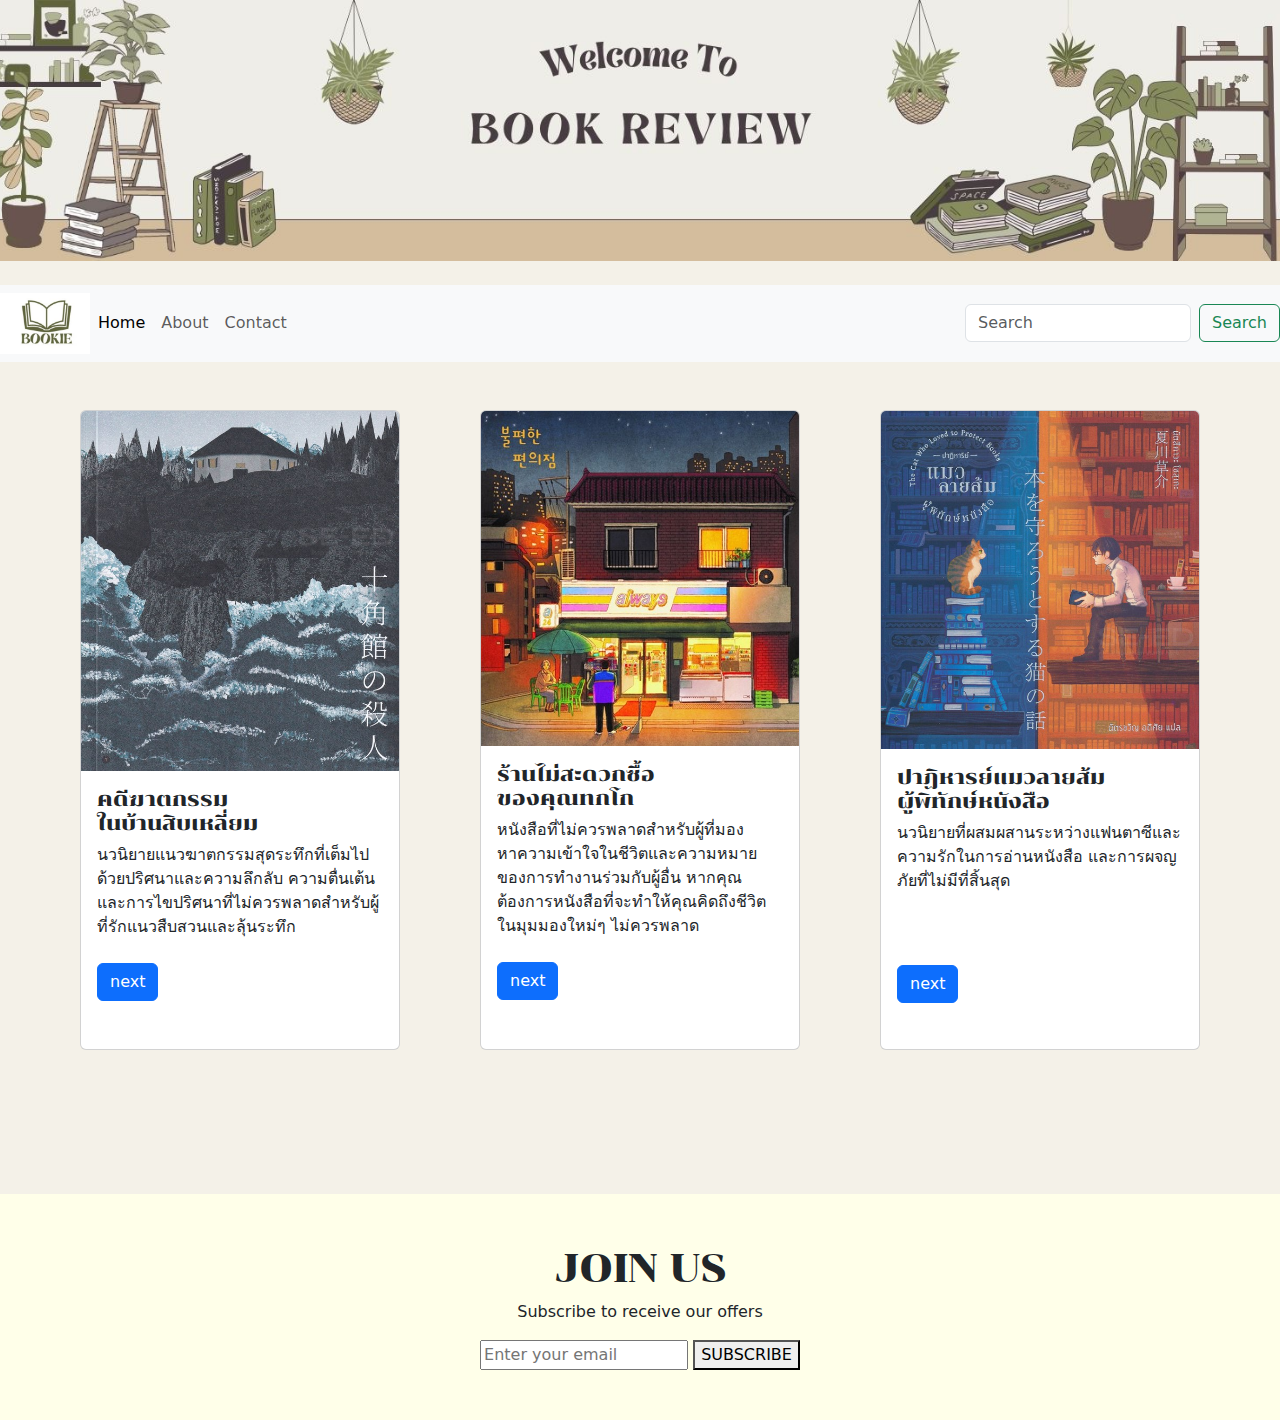
<file: index.html>
<!doctype html>
<html lang="en">
  <head>
    <meta charset="utf-8">
    <meta name="viewport" content="width=device-width, initial-scale=1">
    <title>Recommended BOOKS</title>
    <meta name="keywords" content="นิยายแปล นิยายสืบสวน เรื่องลึกลับ คดีฆาตกรรม นิยายสร้างสรรค์ ความสัมพันธ์ ชีวิตประจำวัน นิยายแฟนตาซี การผจญภัย">
    <meta name="description" content="สัมผัสกับโลกของนิยายที่หลากหลาย! พบกับ "คดีฆาตกรรมบ้านสิบเหลี่ยม" นิยายสืบสวนที่เต็มไปด้วยความลึกลับและการค้นหาความจริง "ร้านไม่สะดวซื้อของคุณทกโก" เรื่องราวที่สะท้อนชีวิตประจำวันและความสัมพันธ์ในสังคม และ "ปาฏิหารย์แมวลายส้ม ผู้พิทักษ์หนังสือ" ที่จะพาคุณไปสู่การผจญภัยในโลกแฟนตาซีกับแมวที่มีพลังพิเศษ เลือกอ่านนิยายที่เหมาะกับคุณและสัมผัสประสบการณ์การอ่านที่ไม่เหมือนใครได้ที่นี่!"> 
    
    <style>
      @import url('https://fonts.googleapis.com/css2?family=Chonburi&display=swap');
    </style>

    <link href="https://cdn.jsdelivr.net/npm/bootstrap@5.3.3/dist/css/bootstrap.min.css" rel="stylesheet" integrity="sha384-QWTKZyjpPEjISv5WaRU9OFeRpok6YctnYmDr5pNlyT2bRjXh0JMhjY6hW+ALEwIH" crossorigin="anonymous">
  
    <link rel="stylesheet" href="css/style.css">

</head>
<body>
  
  
   
<div class="container-fluid">

      <!-- header -->

        <div class="row">
          <div class="text-align:center p-0">
            <img src="images/banner.jpg" alt="" class="banner">
          </div>
        </div>


        <br>
        

        <!-- nav bar -->
        <nav class="navbar navbar-expand-lg bg-body-tertiary ">
            <div class="container-fluid p-0">
              <div class="logo">
                <img src="images/Book Shop (1).jpg" width="90"  alt="">
              </div>
              <button class="navbar-toggler" type="button" data-bs-toggle="collapse" data-bs-target="#navbarSupportedContent" aria-controls="navbarSupportedContent" aria-expanded="false" aria-label="Toggle navigation">
                <span class="navbar-toggler-icon"></span>
              </button>

              
              
              <div class="collapse navbar-collapse" id="navbarSupportedContent">
                <ul class="navbar-nav me-auto mb-2 mb-lg-0">
                  
                    <li class="nav-item">
                    <a class="nav-link active" aria-current="page" href="#">Home</a>
                  </li>
                  
                  

                  <li class="nav-item"></li>
                    <a class="nav-link" href="#">About</a>
                  </li>
                  
                  <li class="nav-item"></li>
                    <a class="nav-link" href="#">Contact</a>
                  </li>
                  
                </ul>
                
                <form class="d-flex" role="search">
                  <input class="form-control me-2" type="search" placeholder="Search" aria-label="Search">
                  <button class="btn btn-outline-success" type="submit">Search</button>
                </form>
              </div>
            </div>
        </nav>
    
    <br>
    <br>



 

     <!-- แถวแรก    -->

    <div class="row">

        <div class="d-flex justify-content-evenly">

             
                <div class="card" style="width: 20rem; height: 40rem;">
                    <img src="images/บ้านนน-copy.jpg" class="card-img-top" alt="...">
                    <div class="card-body">
                        <h5 class="card-title">คดีฆาตกรรม<br> ในบ้านสิบเหลี่ยม</h5>
                        <p1>นวนิยายแนวฆาตกรรมสุดระทึกที่เต็มไปด้วยปริศนาและความลึกลับ ความตื่นเต้นและการไขปริศนาที่ไม่ควรพลาดสำหรับผู้ที่รักแนวสืบสวนและลุ้นระทึก</p1>
                        <br><br><a href="book/book.html" class="btn btn-primary">next</a>
                    
                    </div>
                </div>
                      
                    
                    
           
         


        
            
                <div class="card" style="width: 20rem; height: 40rem;">
                    <img src="images/ร้านไม่สะดวกซื้อของคุณทกโก-copy.jpg" class="card-img-top" alt="...">
                    <div class="card-body">
                        <h5 class="card-title">ร้านไม่สะดวกซื้อ<br>ของคุณทกโก</h5>
                        <p1>หนังสือที่ไม่ควรพลาดสำหรับผู้ที่มองหาความเข้าใจในชีวิตและความหมายของการทำงานร่วมกับผู้อื่น หากคุณต้องการหนังสือที่จะทำให้คุณคิดถึงชีวิตในมุมมองใหม่ๆ ไม่ควรพลาด</p1> 
                        <br><br><a href="book/book.html" class="btn btn-primary">next</a>
                    </div>
                </div>
            
    
       

            
                <div class="card" style="width: 20rem; height: 40rem;">
                    <img src="images/แมวลายส้ม_copy.jpg" class="card-img-top" alt="...">
                    <div class="card-body">
                        <h5 class="card-title">ปาฏิหารย์แมวลายส้ม<br>ผู้พิทักษ์หนังสือ</h5>
                        <p1>นวนิยายที่ผสมผสานระหว่างแฟนตาซีและความรักในการอ่านหนังสือ และการผจญภัยที่ไม่มีที่สิ้นสุด</p1> 
                        <br><br><br><br><a href="book/book.html" class="btn btn-primary">next</a>
                    </div>
                </div>
            
       </div> 
    </div>   
    
    <br>
    <br>
    <br>  
    <br>
    <br>
    <br> 

    


    <!-- footer -->
    <div class="row text-center">
  
      <div class="grid-item1">
        <h1 class="chonburi-regular">JOIN US</h1>
        <p>Subscribe to receive our offers</p>
        <div>
          <input type="email" placeholder="Enter your email">
          <button class="subscribe-button">SUBSCRIBE</button>
        </div>
      </div>

  

    </div>
  
    
      

    



    
  

    


    


            
           
        
    

      
    
    
    
    
    
    
    
    
    
    
    
    
    
    
    
    
    
    
     
    
    
    
    
    
    
    
    
    
    
    
    
    
    
    
    
    
    
    
</div>
       
       
       
       
       
       
       
       
       
       
       
       
       
       
       
       
        


        

        

















        
        
        
        
 
 
 
 
 
 
 
 
 
 
 
 
 
 
 
 
 
 
 
 

    
    
    
    
    
    
    
    
    
    
    
    
    
    
    
   
   
   
   
   
   
   
   
   
   
   
   
   
   
   
   
   
   
   
   
   
   
   
   
   
   
    
    
    
    
    
    
    
    
    
    
    
    
    
    
    
    
    
    
    
    
    
    
    
    
    
    
    
    
    
    
    
    
    
    
    <script src="https://cdn.jsdelivr.net/npm/bootstrap@5.3.3/dist/js/bootstrap.bundle.min.js" integrity="sha384-YvpcrYf0tY3lHB60NNkmXc5s9fDVZLESaAA55NDzOxhy9GkcIdslK1eN7N6jIeHz" crossorigin="anonymous"></script>
</body>
</html>
</file>
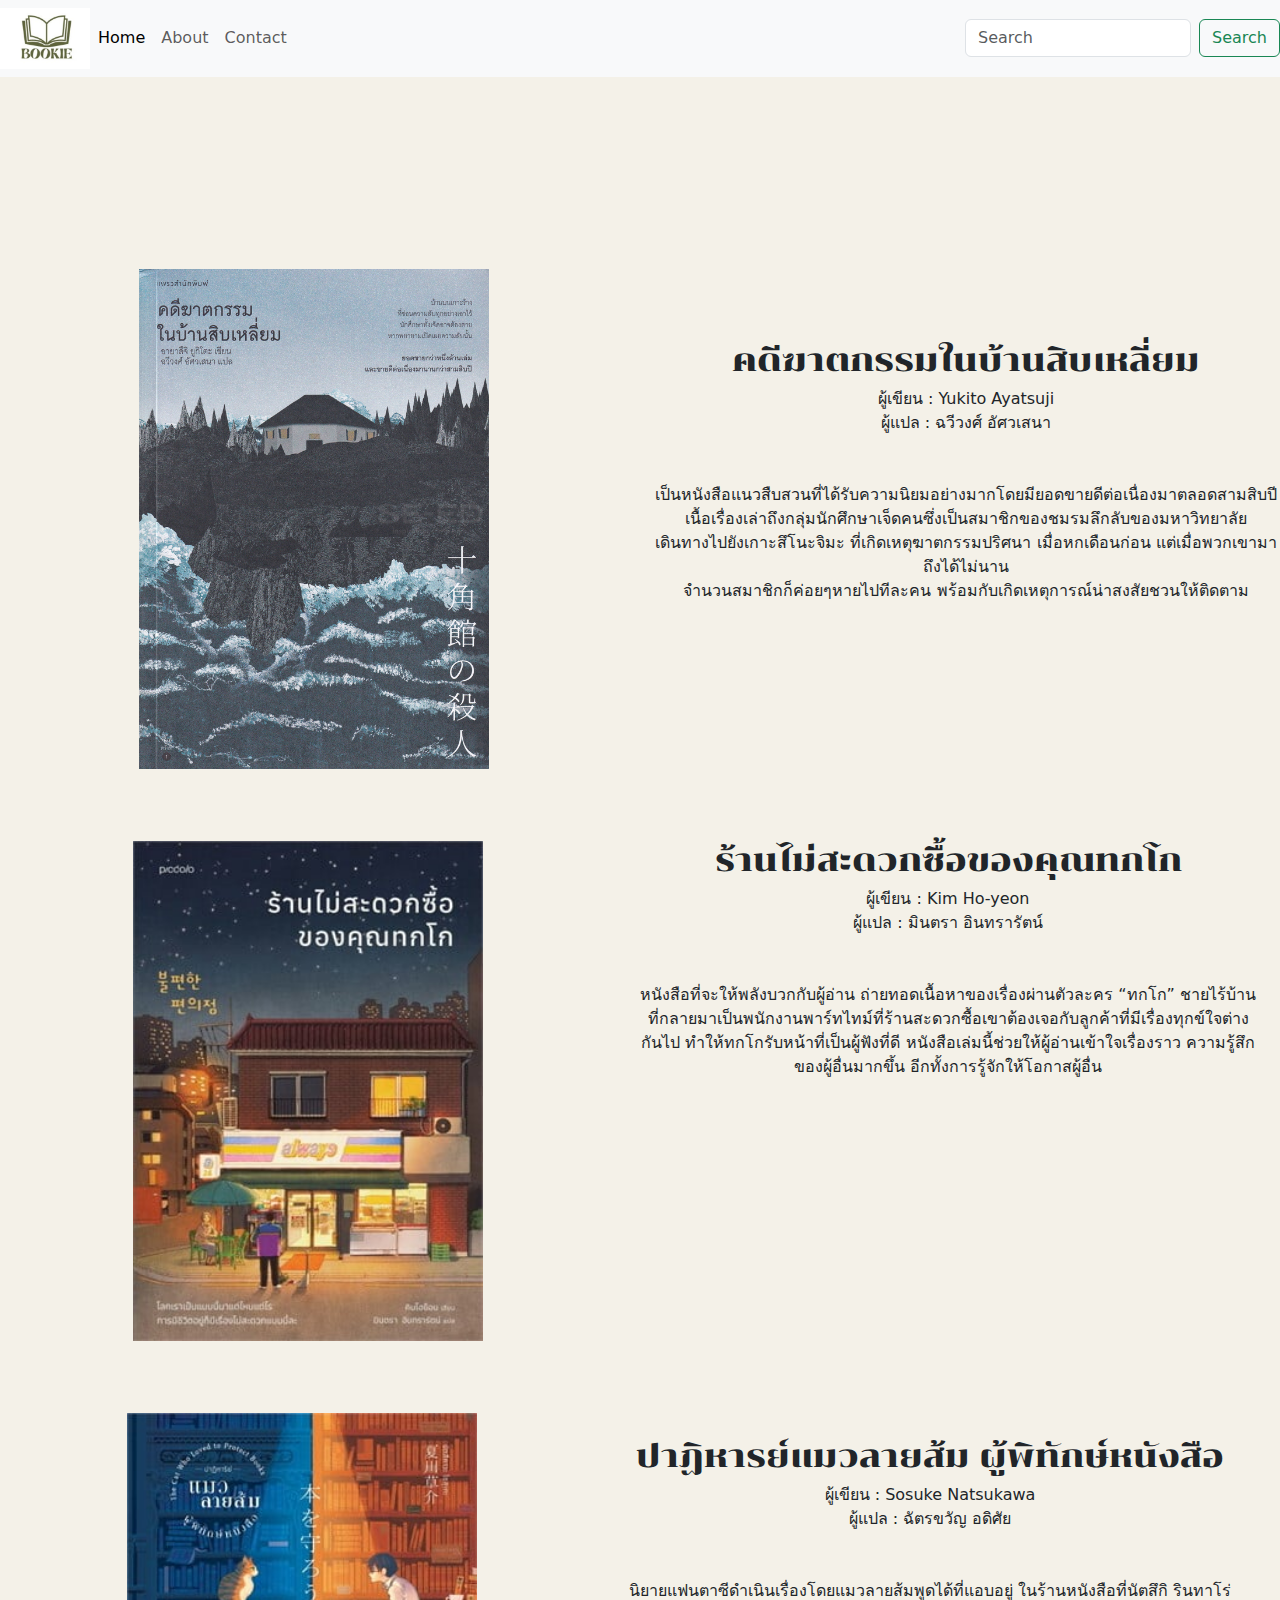
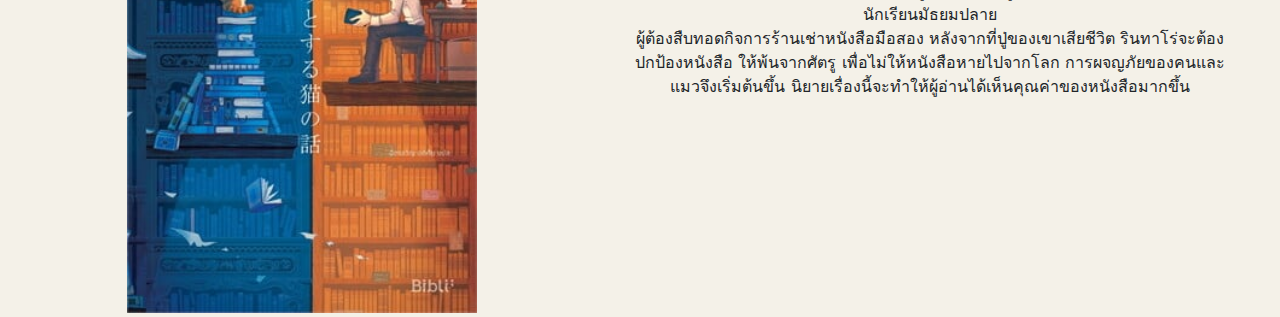
<file: book/book.html>
<!doctype html>
<html lang="en">
  <head>
    <meta charset="utf-8">
    <meta name="viewport" content="width=device-width, initial-scale=1">
    <title>Recommended BOOKS</title>
    
    <meta name="keywords" content="นิยายแปล นิยายสืบสวน เรื่องลึกลับ คดีฆาตกรรม นิยายสร้างสรรค์ ความสัมพันธ์ ชีวิตประจำวัน นิยายแฟนตาซี การผจญภัย">
    <meta name="description" content="สัมผัสกับโลกของนิยายที่หลากหลาย! พบกับ "คดีฆาตกรรมบ้านสิบเหลี่ยม" นิยายสืบสวนที่เต็มไปด้วยความลึกลับและการค้นหาความจริง "ร้านไม่สะดวซื้อของคุณทกโก" เรื่องราวที่สะท้อนชีวิตประจำวันและความสัมพันธ์ในสังคม และ "ปาฏิหารย์แมวลายส้ม ผู้พิทักษ์หนังสือ" ที่จะพาคุณไปสู่การผจญภัยในโลกแฟนตาซีกับแมวที่มีพลังพิเศษ เลือกอ่านนิยายที่เหมาะกับคุณและสัมผัสประสบการณ์การอ่านที่ไม่เหมือนใครได้ที่นี่!"> 

    <style>
      @import url('https://fonts.googleapis.com/css2?family=Chonburi&display=swap');
    </style>




    <link href="https://cdn.jsdelivr.net/npm/bootstrap@5.3.3/dist/css/bootstrap.min.css" rel="stylesheet" integrity="sha384-QWTKZyjpPEjISv5WaRU9OFeRpok6YctnYmDr5pNlyT2bRjXh0JMhjY6hW+ALEwIH" crossorigin="anonymous">
    
    <link rel="stylesheet" href="css/style.css">
  
  
</head>
<body>



<div class="container-fluid">
  



    <!-- nav bar -->
  <div class="navi">
    <nav class="navbar navbar-expand-lg bg-body-tertiary">
      <div class="container-fluid p-0" >
        <div class="logo">
          <img src="images/Book Shop (1).jpg" width="90"  alt="">
        </div>
        <button class="navbar-toggler" type="button" data-bs-toggle="collapse" data-bs-target="#navbarSupportedContent" aria-controls="navbarSupportedContent" aria-expanded="false" aria-label="Toggle navigation">
          <span class="navbar-toggler-icon"></span>
        </button>
        <div class="collapse navbar-collapse" id="navbarSupportedContent">
          <ul class="navbar-nav me-auto mb-2 mb-lg-0">
            
              <li class="nav-item">
              <a class="nav-link active" aria-current="page"  href="...">Home</a>
            </li>
            
            

            <li class="nav-item"></li>
              <a class="nav-link" href="#">About</a>
            </li>
            
            <li class="nav-item"></li>
              <a class="nav-link" href="#">Contact</a>
            </li>
            
          </ul>
          
          <form class="d-flex" role="search">
            <input class="form-control me-2" type="search" placeholder="Search" aria-label="Search">
            <button class="btn btn-outline-success" type="submit">Search</button>
          </form>
        </div>
      </div>
    </nav>
  </div>
  <br>
  <br>


  
 


    <br>
    <br>
    <br>  
    <br>
    <br>
    <br> 
 
    

      
    <!-- เล่มที่ 1 -->
      <div class="row text-center">        
        <div class="col-md-6">
          <div class="media">
              <img src="images/บ้านสิบเหลี่ยม.jpg" width="350"  height="500" class="align-self-end mr-3" alt="...">
          </div>
    
        </div>
        <br>
    
        <div class="col-md-6">
          <div class="media-body">
              <br><br><br><h2 class="mt-0 text-center">คดีฆาตกรรมในบ้านสิบเหลี่ยม</h2>
              <div class="text-center pr-3">ผู้เขียน : Yukito Ayatsuji <br>ผู้แปล : ฉวีวงศ์ อัศวเสนา</div>
              <p class="my-5">เป็นหนังสือแนวสืบสวนที่ได้รับความนิยมอย่างมากโดยมียอดขายดีต่อเนื่องมาตลอดสามสิบปี <br>เนื้อเรื่องเล่าถึงกลุ่มนักศึกษาเจ็ดคนซึ่งเป็นสมาชิกของชมรมลึกลับของมหาวิทยาลัย <br> เดินทางไปยังเกาะสึโนะจิมะ ที่เกิดเหตุฆาตกรรมปริศนา เมื่อหกเดือนก่อน แต่เมื่อพวกเขามาถึงได้ไม่นาน <br>
                จำนวนสมาชิกก็ค่อยๆหายไปทีละคน 
                พร้อมกับเกิดเหตุการณ์น่าสงสัยชวนให้ติดตาม</p>
          </div>
      </div>


    <!-- เล่มที่ 2 -->
      <div class="row text-center">        
        <div class="col-md-6">
          <div class="media">
            <br><br><br><img src="images/ร้านไม่สะดวกซื้อ.jpg" width="350"  height="500" class="align-self-end mr-3" alt="...">
          </div>
    
        </div>
        <br>
    
        <div class="col-md-6">
          <div class="media-body">
              <br><br><br><h2 class="mt-0 text-center">ร้านไม่สะดวกซื้อของคุณทกโก</h2>
              <div class="text-center pr-3">ผู้เขียน : Kim Ho-yeon <br>ผู้แปล : มินตรา อินทรารัตน์</div>
              <p class="my-5">หนังสือที่จะให้พลังบวกกับผู้อ่าน ถ่ายทอดเนื้อหาของเรื่องผ่านตัวละคร “ทกโก” ชายไร้บ้านที่กลายมาเป็นพนักงานพาร์ทไทม์ที่ร้านสะดวกซื้อเขาต้องเจอกับลูกค้าที่มีเรื่องทุกข์ใจต่างกันไป ทำให้ทกโกรับหน้าที่เป็นผู้ฟังที่ดี หนังสือเล่มนี้ช่วยให้ผู้อ่านเข้าใจเรื่องราว
                ความรู้สึกของผู้อื่นมากขึ้น อีกทั้งการรู้จักให้โอกาสผู้อื่น</p>
  
          </div>
      </div>



    <!-- เล่มที่ 3 -->
    <div class="row text-center">        
      <div class="col-md-6 pb-1">
        <div class="media ">
          <br><br><br><img src="images/แมว.jpg" width="350"  height="500" class="align-self-end mr-3" alt="...">
        </div>
      </div>
      <br>
  
      <div class="col-md-6">
        <div class="media-body">
            <br><br><br><br><h2 class="mt-0 text-center">ปาฏิหารย์แมวลายส้ม ผู้พิทักษ์หนังสือ</h2>
            <div class="text-center pr-3">ผู้เขียน : Sosuke Natsukawa <br>ผู้แปล : ฉัตรขวัญ อดิศัย</div>
            <p class="my-5">นิยายแฟนตาซีดำเนินเรื่องโดยแมวลายส้มพูดได้ที่แอบอยู่
              ในร้านหนังสือที่นัตสึกิ รินทาโร่ นักเรียนมัธยมปลาย
              <br>ผู้ต้องสืบทอดกิจการร้านเช่าหนังสือมือสอง
              หลังจากที่ปู่ของเขาเสียชีวิต รินทาโร่จะต้องปกป้องหนังสือ
              ให้พ้นจากศัตรู เพื่อไม่ให้หนังสือหายไปจากโลก
              การผจญภัยของคนและแมวจึงเริ่มต้นขึ้น 
              นิยายเรื่องนี้จะทำให้ผู้อ่านได้เห็นคุณค่าของหนังสือมากขึ้น</p>
              
        </div>
    </div>
    
    
  <br>
  <br>
  <br>
  <br>
    


    

    
   
  
  
  
  
    
     















</div>







 





    


    

   

  

    

    
























































    <script src="https://cdn.jsdelivr.net/npm/bootstrap@5.3.3/dist/js/bootstrap.bundle.min.js" integrity="sha384-YvpcrYf0tY3lHB60NNkmXc5s9fDVZLESaAA55NDzOxhy9GkcIdslK1eN7N6jIeHz" crossorigin="anonymous"></script>
  </body>
</html>
</file>
<file: css/style.css>
.banner {
    width: 100%;
    height: auto;
  }
  

  body {
    background-color: #f4f1e8;
    margin: 0px; 
  }

.container-fluid{
    padding: 0;
    margin: 0;
}

logo{
  padding: 1px;
  margin: 10px;
}


.navbar-brand {
  font-family: "Dancing Script", cursive;
  font-optical-sizing: auto;
  font-weight: 650;
  font-style: normal;
} 


.card body{
  chonburi-regular 
    font-family: "Chonburi", serif;
    font-weight: 400;
    font-style: normal;
}
  
.card-title {
    font-family: "Chonburi", serif;
    font-weight: 50;
    font-style: normal;
}



.grid-container {
  display: grid;
  grid-template-columns: 1fr;
  text-align: center;
  position: fixed;
  left: 0;
  bottom: 0;
  width: 100%;
}

.grid-item1 {
  background-color: rgb(255, 255, 233);
  padding: 50px;
  margin: 0;
}


.chonburi-regular {
  font-family: "Chonburi", serif;
  font-weight: 400;
  font-style: normal;
}
</file>
<file: book/css/style.css>
body {
    background-color: #f4f1e8;
    
  }

  .navbar-brand {
    padding: 0px;
    margin: 5px;
    font-family: "Dancing Script", cursive;
    font-optical-sizing: auto;
    font-weight: 650;
  }
  
  
.container-fluid{
    padding: 0;
    margin: 0;
}


h2{
  font-family: "Chonburi", serif;
  font-weight: 400;
  font-style: normal;
}
</file>
